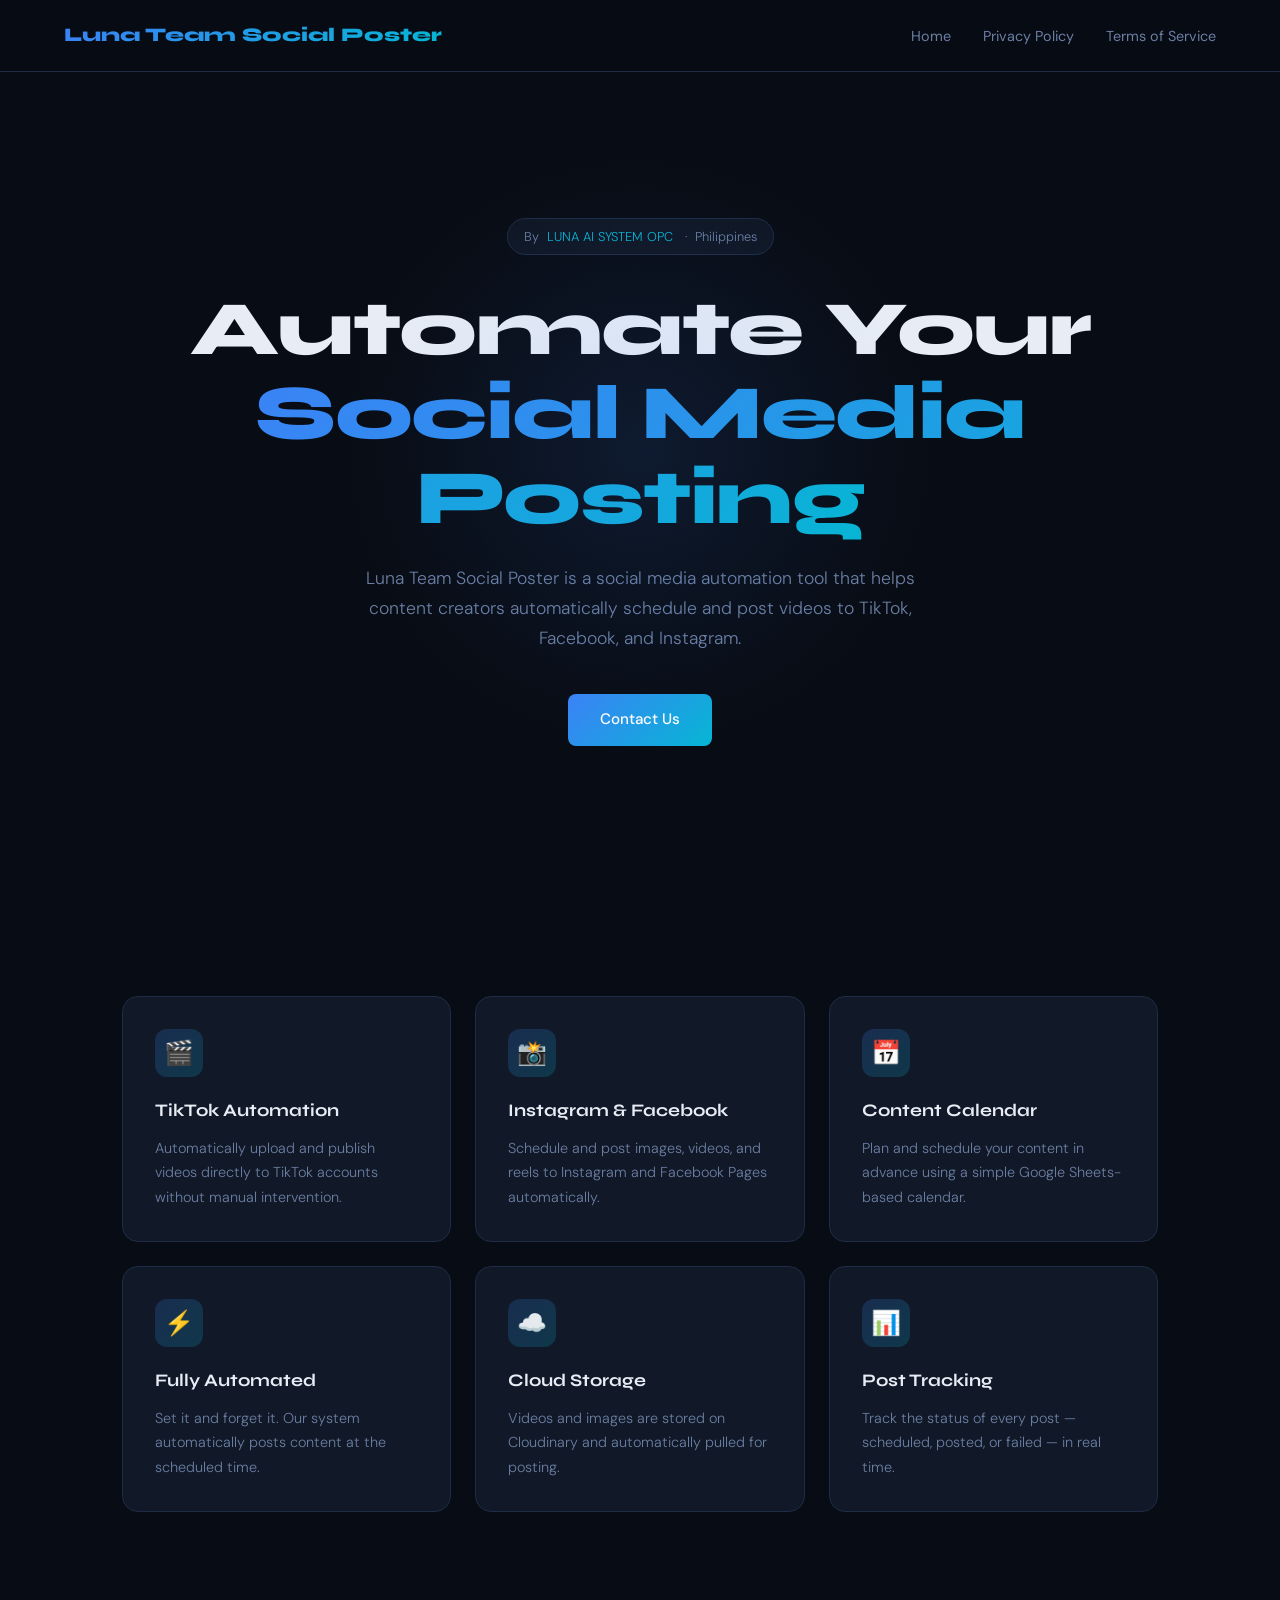
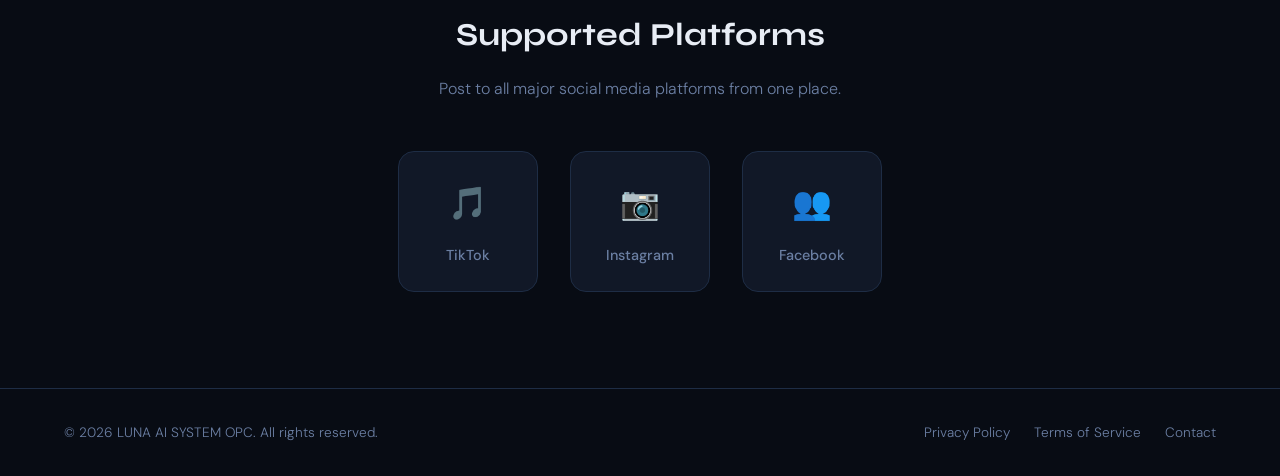
<file: index.html>
<!doctype html>
<html lang="en">
  <head>
    <meta charset="UTF-8" />
    <meta name="viewport" content="width=device-width, initial-scale=1.0" />
    <title>Luna Team Social Poster | LUNA AI SYSTEM OPC</title>
    <link
      href="https://fonts.googleapis.com/css2?family=Syne:wght@400;600;700;800&family=DM+Sans:wght@300;400;500&display=swap"
      rel="stylesheet"
    />
    <style>
      :root {
        --bg: #080c14;
        --surface: #0f1623;
        --border: #1e2d45;
        --accent: #3b82f6;
        --accent2: #06b6d4;
        --text: #e8edf5;
        --muted: #6b7fa3;
        --card: #111827;
      }
      * {
        margin: 0;
        padding: 0;
        box-sizing: border-box;
      }
      html {
        scroll-behavior: smooth;
      }
      body {
        background: var(--bg);
        color: var(--text);
        font-family: "DM Sans", sans-serif;
        font-weight: 300;
        line-height: 1.7;
        overflow-x: hidden;
      }
      nav {
        position: fixed;
        top: 0;
        left: 0;
        right: 0;
        z-index: 100;
        display: flex;
        justify-content: space-between;
        align-items: center;
        padding: 1.2rem 4rem;
        background: rgba(8, 12, 20, 0.85);
        backdrop-filter: blur(12px);
        border-bottom: 1px solid var(--border);
      }
      .logo {
        font-family: "Syne", sans-serif;
        font-weight: 800;
        font-size: 1.2rem;
        background: linear-gradient(135deg, var(--accent), var(--accent2));
        -webkit-background-clip: text;
        -webkit-text-fill-color: transparent;
        text-decoration: none;
      }
      .nav-links {
        display: flex;
        gap: 2rem;
        list-style: none;
      }
      .nav-links a {
        color: var(--muted);
        text-decoration: none;
        font-size: 0.9rem;
        font-weight: 400;
        transition: color 0.2s;
      }
      .nav-links a:hover {
        color: var(--text);
      }
      .hero {
        min-height: 100vh;
        display: flex;
        flex-direction: column;
        align-items: center;
        justify-content: center;
        text-align: center;
        padding: 8rem 2rem 4rem;
        position: relative;
      }
      .hero::before {
        content: "";
        position: absolute;
        width: 600px;
        height: 600px;
        background: radial-gradient(
          circle,
          rgba(59, 130, 246, 0.12) 0%,
          transparent 70%
        );
        top: 50%;
        left: 50%;
        transform: translate(-50%, -50%);
        pointer-events: none;
      }
      .badge {
        display: inline-flex;
        align-items: center;
        gap: 0.5rem;
        padding: 0.4rem 1rem;
        border: 1px solid var(--border);
        border-radius: 999px;
        font-size: 0.8rem;
        color: var(--muted);
        margin-bottom: 2rem;
        background: var(--surface);
      }
      .badge span {
        color: var(--accent2);
      }
      h1 {
        font-family: "Syne", sans-serif;
        font-size: clamp(2.5rem, 6vw, 5rem);
        font-weight: 800;
        line-height: 1.1;
        margin-bottom: 1.5rem;
        letter-spacing: -0.02em;
      }
      h1 .highlight {
        background: linear-gradient(135deg, var(--accent), var(--accent2));
        -webkit-background-clip: text;
        -webkit-text-fill-color: transparent;
      }
      .subtitle {
        font-size: 1.1rem;
        color: var(--muted);
        max-width: 560px;
        margin: 0 auto 2.5rem;
      }
      .btn {
        display: inline-flex;
        align-items: center;
        gap: 0.5rem;
        padding: 0.8rem 2rem;
        background: linear-gradient(135deg, var(--accent), var(--accent2));
        color: white;
        border-radius: 8px;
        text-decoration: none;
        font-weight: 500;
        font-size: 0.95rem;
        transition:
          opacity 0.2s,
          transform 0.2s;
      }
      .btn:hover {
        opacity: 0.85;
        transform: translateY(-1px);
      }
      .features {
        display: grid;
        grid-template-columns: repeat(auto-fit, minmax(280px, 1fr));
        gap: 1.5rem;
        max-width: 1100px;
        margin: 6rem auto 0;
        padding: 0 2rem;
      }
      .feature-card {
        background: var(--card);
        border: 1px solid var(--border);
        border-radius: 16px;
        padding: 2rem;
        transition:
          border-color 0.2s,
          transform 0.2s;
      }
      .feature-card:hover {
        border-color: var(--accent);
        transform: translateY(-4px);
      }
      .feature-icon {
        width: 48px;
        height: 48px;
        border-radius: 12px;
        background: linear-gradient(
          135deg,
          rgba(59, 130, 246, 0.2),
          rgba(6, 182, 212, 0.2)
        );
        display: flex;
        align-items: center;
        justify-content: center;
        font-size: 1.5rem;
        margin-bottom: 1.2rem;
      }
      .feature-card h3 {
        font-family: "Syne", sans-serif;
        font-weight: 700;
        font-size: 1.1rem;
        margin-bottom: 0.6rem;
      }
      .feature-card p {
        color: var(--muted);
        font-size: 0.9rem;
      }
      .platforms {
        max-width: 1100px;
        margin: 6rem auto;
        padding: 0 2rem;
        text-align: center;
      }
      .platforms h2 {
        font-family: "Syne", sans-serif;
        font-size: 2rem;
        font-weight: 700;
        margin-bottom: 0.8rem;
      }
      .platforms p {
        color: var(--muted);
        margin-bottom: 3rem;
      }
      .platform-grid {
        display: flex;
        justify-content: center;
        gap: 2rem;
        flex-wrap: wrap;
      }
      .platform-item {
        display: flex;
        flex-direction: column;
        align-items: center;
        gap: 0.8rem;
        padding: 1.5rem 2rem;
        background: var(--card);
        border: 1px solid var(--border);
        border-radius: 16px;
        min-width: 140px;
        font-size: 0.9rem;
        color: var(--muted);
        font-weight: 500;
      }
      .platform-item .icon {
        font-size: 2rem;
      }
      footer {
        border-top: 1px solid var(--border);
        padding: 2rem 4rem;
        display: flex;
        justify-content: space-between;
        align-items: center;
        color: var(--muted);
        font-size: 0.85rem;
        flex-wrap: wrap;
        gap: 1rem;
      }
      footer a {
        color: var(--muted);
        text-decoration: none;
      }
      footer a:hover {
        color: var(--text);
      }
    </style>
  </head>
  <body>
    <nav>
      <a href="/" class="logo">Luna Team Social Poster</a>
      <ul class="nav-links">
        <li><a href="/">Home</a></li>
        <li><a href="/privacy">Privacy Policy</a></li>
        <li><a href="/terms">Terms of Service</a></li>
      </ul>
    </nav>

    <div class="hero">
      <div class="badge">
        By <span>LUNA AI SYSTEM OPC</span> &nbsp;·&nbsp; Philippines
      </div>
      <h1>
        Automate Your<br /><span class="highlight">Social Media Posting</span>
      </h1>
      <p class="subtitle">
        Luna Team Social Poster is a social media automation tool that helps
        content creators automatically schedule and post videos to TikTok,
        Facebook, and Instagram.
      </p>
      <a href="mailto:jraf2003@gmail.com" class="btn">Contact Us</a>
    </div>

    <div class="features">
      <div class="feature-card">
        <div class="feature-icon">🎬</div>
        <h3>TikTok Automation</h3>
        <p>
          Automatically upload and publish videos directly to TikTok accounts
          without manual intervention.
        </p>
      </div>
      <div class="feature-card">
        <div class="feature-icon">📸</div>
        <h3>Instagram & Facebook</h3>
        <p>
          Schedule and post images, videos, and reels to Instagram and Facebook
          Pages automatically.
        </p>
      </div>
      <div class="feature-card">
        <div class="feature-icon">📅</div>
        <h3>Content Calendar</h3>
        <p>
          Plan and schedule your content in advance using a simple Google
          Sheets-based calendar.
        </p>
      </div>
      <div class="feature-card">
        <div class="feature-icon">⚡</div>
        <h3>Fully Automated</h3>
        <p>
          Set it and forget it. Our system automatically posts content at the
          scheduled time.
        </p>
      </div>
      <div class="feature-card">
        <div class="feature-icon">☁️</div>
        <h3>Cloud Storage</h3>
        <p>
          Videos and images are stored on Cloudinary and automatically pulled
          for posting.
        </p>
      </div>
      <div class="feature-card">
        <div class="feature-icon">📊</div>
        <h3>Post Tracking</h3>
        <p>
          Track the status of every post — scheduled, posted, or failed — in
          real time.
        </p>
      </div>
    </div>

    <div class="platforms">
      <h2>Supported Platforms</h2>
      <p>Post to all major social media platforms from one place.</p>
      <div class="platform-grid">
        <div class="platform-item"><span class="icon">🎵</span> TikTok</div>
        <div class="platform-item"><span class="icon">📷</span> Instagram</div>
        <div class="platform-item"><span class="icon">👥</span> Facebook</div>
      </div>
    </div>

    <footer>
      <span>© 2026 LUNA AI SYSTEM OPC. All rights reserved.</span>
      <div style="display: flex; gap: 1.5rem">
        <a href="/privacy">Privacy Policy</a>
        <a href="/terms">Terms of Service</a>
        <a href="mailto:jraf2003@gmail.com">Contact</a>
      </div>
    </footer>
  </body>
</html>
</file>
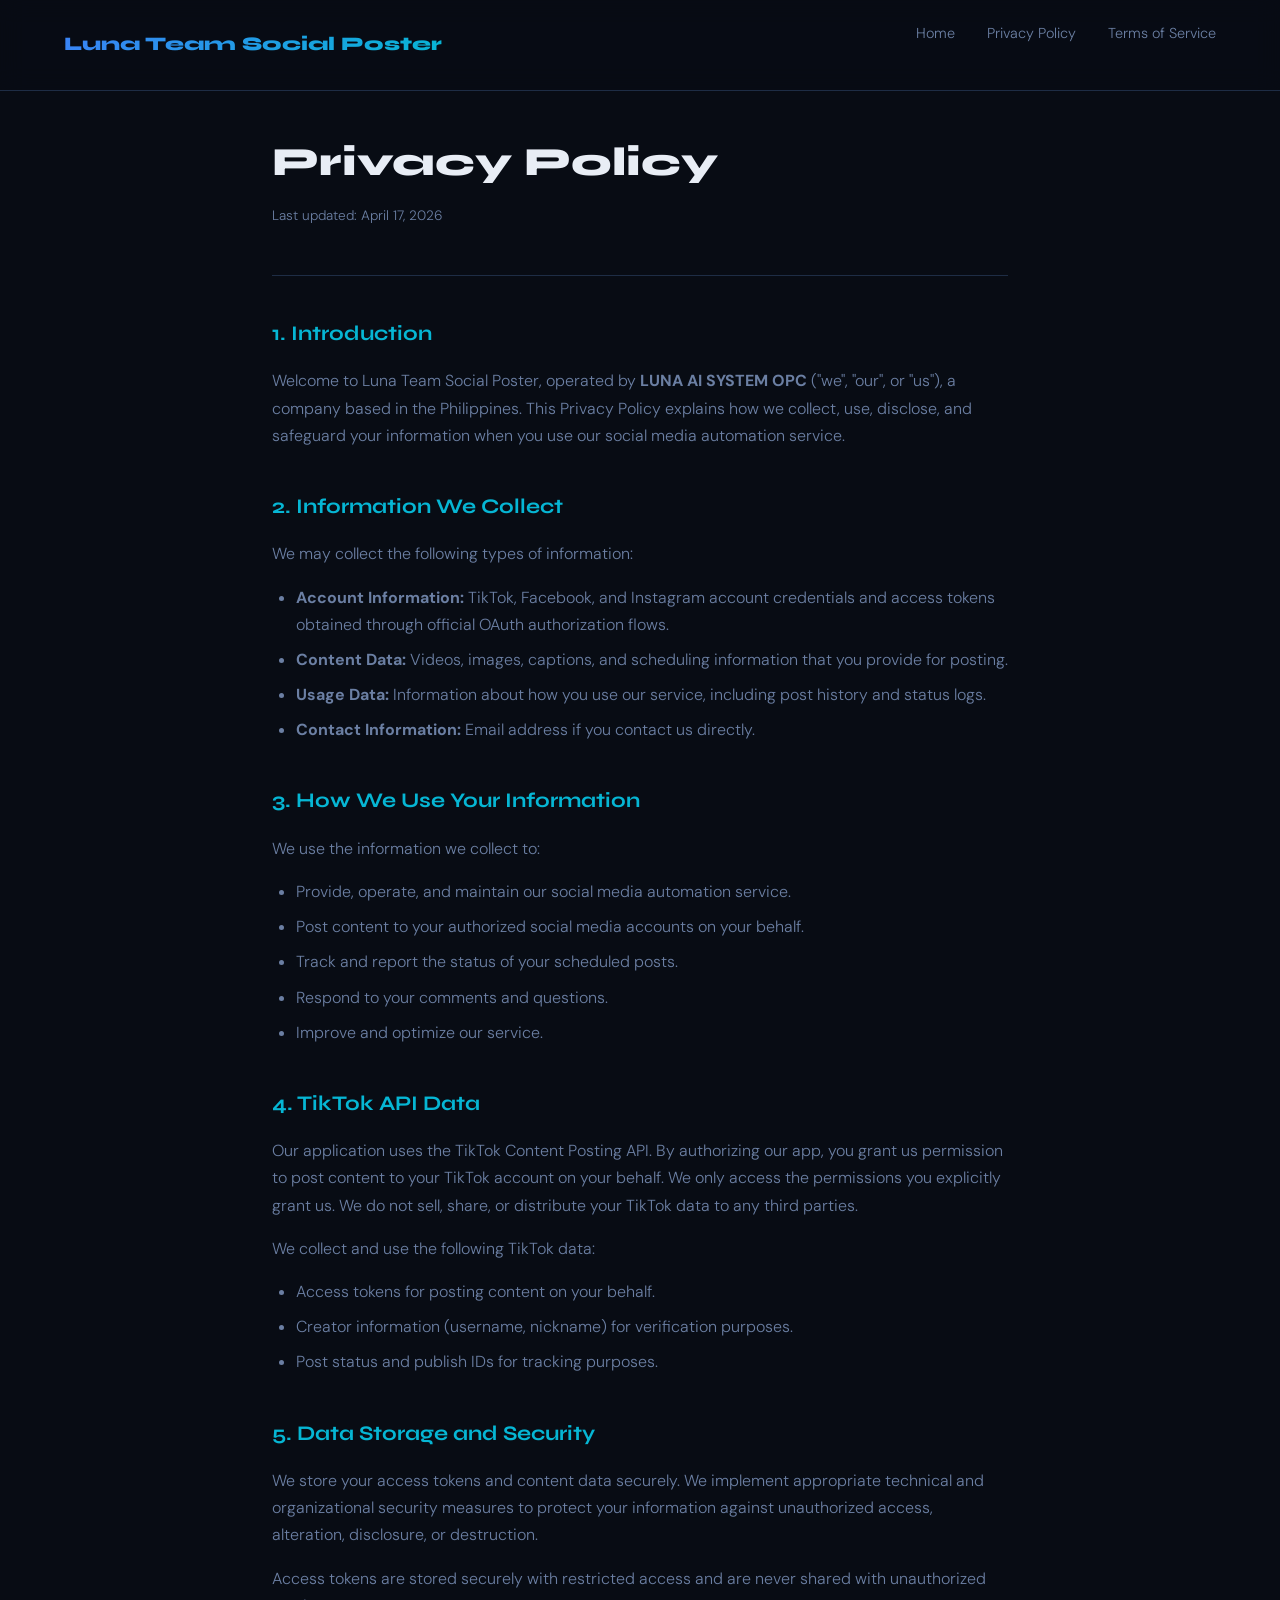
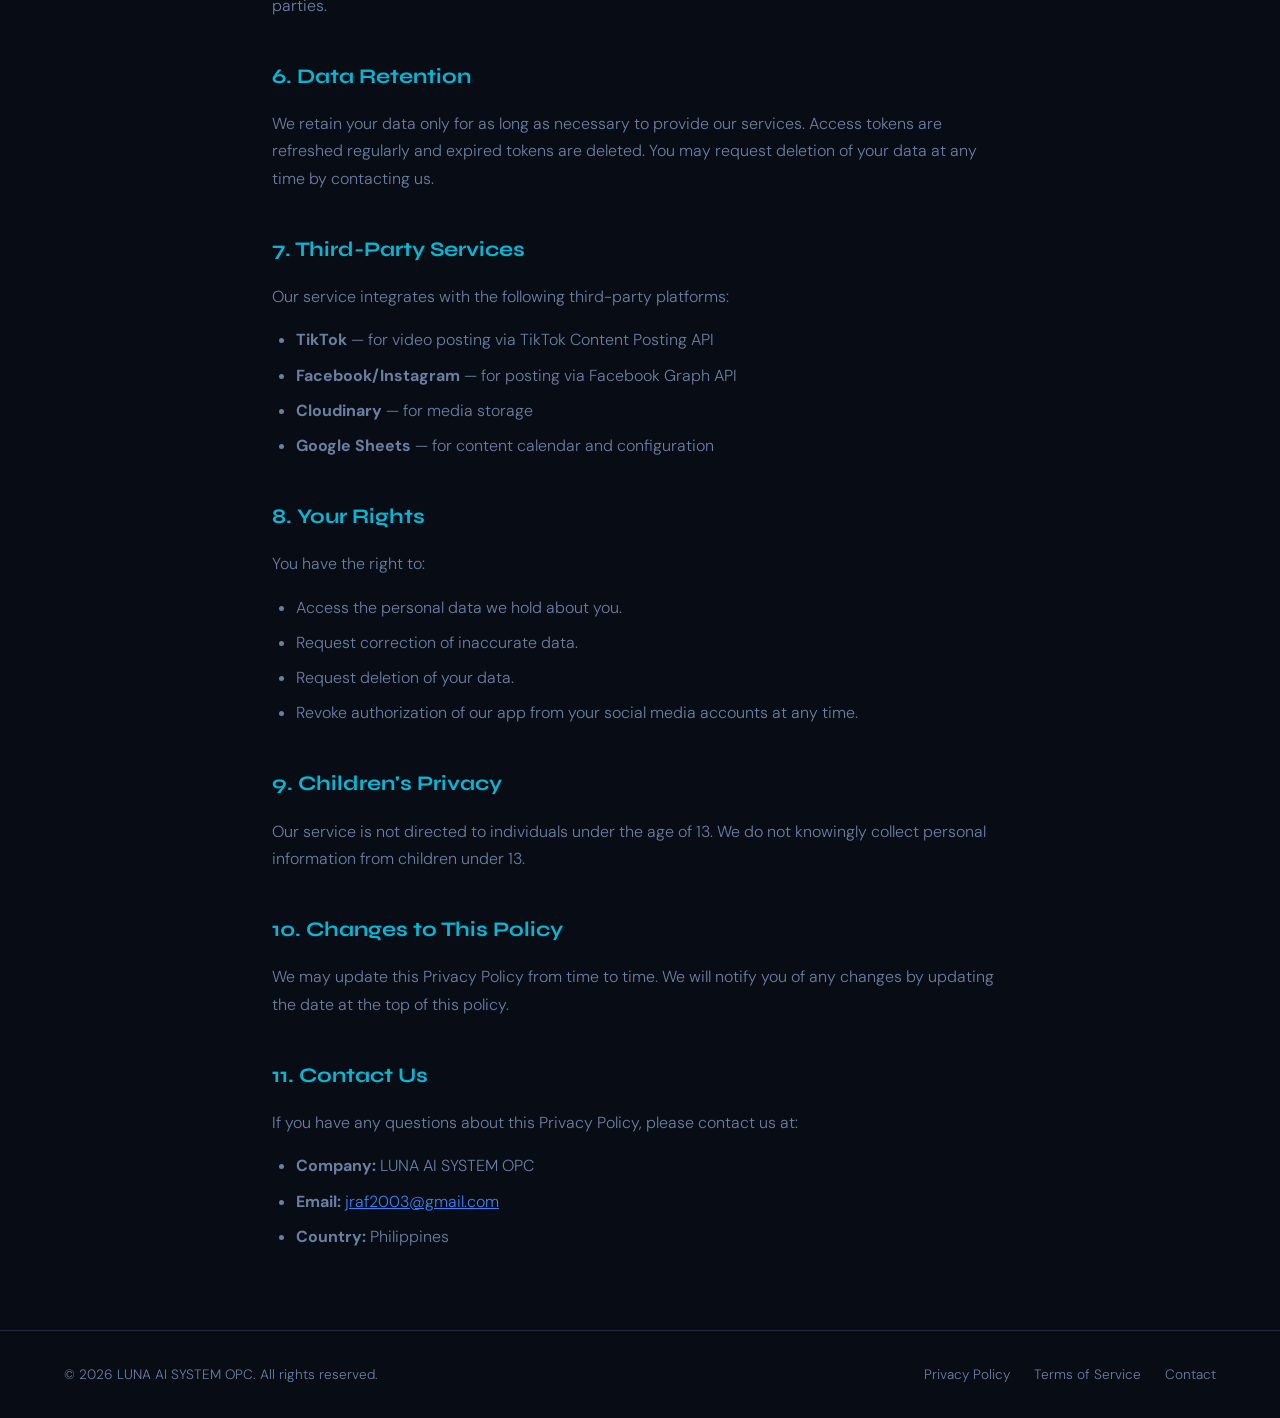
<file: privacy.html>
<!doctype html>
<html lang="en">
  <head>
    <meta charset="UTF-8" />
    <meta name="viewport" content="width=device-width, initial-scale=1.0" />
    <title>Privacy Policy | Luna Team Social Poster</title>
    <link
      href="https://fonts.googleapis.com/css2?family=Syne:wght@400;600;700;800&family=DM+Sans:wght@300;400;500&display=swap"
      rel="stylesheet"
    />
    <style>
      :root {
        --bg: #080c14;
        --surface: #0f1623;
        --border: #1e2d45;
        --accent: #3b82f6;
        --accent2: #06b6d4;
        --text: #e8edf5;
        --muted: #6b7fa3;
        --card: #111827;
      }
      * {
        margin: 0;
        padding: 0;
        box-sizing: border-box;
      }
      body {
        background: var(--bg);
        color: var(--text);
        font-family: "DM Sans", sans-serif;
        font-weight: 300;
        line-height: 1.7;
      }
      nav {
        position: fixed;
        top: 0;
        left: 0;
        right: 0;
        z-index: 100;
        display: flex;
        justify-content: space-between;
        align-items: center;
        padding: 1.2rem 4rem;
        background: rgba(8, 12, 20, 0.85);
        backdrop-filter: blur(12px);
        border-bottom: 1px solid var(--border);
      }
      .logo {
        font-family: "Syne", sans-serif;
        font-weight: 800;
        font-size: 1.2rem;
        background: linear-gradient(135deg, var(--accent), var(--accent2));
        -webkit-background-clip: text;
        -webkit-text-fill-color: transparent;
        text-decoration: none;
      }
      .nav-links {
        display: flex;
        gap: 2rem;
        list-style: none;
      }
      .nav-links a {
        color: var(--muted);
        text-decoration: none;
        font-size: 0.9rem;
        transition: color 0.2s;
      }
      .nav-links a:hover {
        color: var(--text);
      }
      .doc-page {
        max-width: 800px;
        margin: 0 auto;
        padding: 8rem 2rem 4rem;
      }
      h1 {
        font-family: "Syne", sans-serif;
        font-size: 2.5rem;
        font-weight: 800;
        margin-bottom: 0.5rem;
      }
      .last-updated {
        color: var(--muted);
        font-size: 0.85rem;
        margin-bottom: 3rem;
        display: block;
      }
      hr {
        border: none;
        border-top: 1px solid var(--border);
        margin: 2rem 0;
      }
      h2 {
        font-family: "Syne", sans-serif;
        font-size: 1.3rem;
        font-weight: 700;
        margin: 2.5rem 0 1rem;
        color: var(--accent2);
      }
      p {
        color: var(--muted);
        margin-bottom: 1rem;
      }
      ul {
        color: var(--muted);
        padding-left: 1.5rem;
        margin-bottom: 1rem;
      }
      ul li {
        margin-bottom: 0.5rem;
      }
      a {
        color: var(--accent);
      }
      footer {
        border-top: 1px solid var(--border);
        padding: 2rem 4rem;
        display: flex;
        justify-content: space-between;
        align-items: center;
        color: var(--muted);
        font-size: 0.85rem;
        flex-wrap: wrap;
        gap: 1rem;
      }
      footer a {
        color: var(--muted);
        text-decoration: none;
      }
      footer a:hover {
        color: var(--text);
      }
    </style>
  </head>
  <body>
    <nav>
      <a href="/" class="logo">Luna Team Social Poster</a>
      <ul class="nav-links">
        <li><a href="/">Home</a></li>
        <li><a href="/privacy">Privacy Policy</a></li>
        <li><a href="/terms">Terms of Service</a></li>
      </ul>
    </nav>

    <div class="doc-page">
      <h1>Privacy Policy</h1>
      <span class="last-updated">Last updated: April 17, 2026</span>
      <hr />

      <h2>1. Introduction</h2>
      <p>
        Welcome to Luna Team Social Poster, operated by
        <strong>LUNA AI SYSTEM OPC</strong> ("we", "our", or "us"), a company
        based in the Philippines. This Privacy Policy explains how we collect,
        use, disclose, and safeguard your information when you use our social
        media automation service.
      </p>

      <h2>2. Information We Collect</h2>
      <p>We may collect the following types of information:</p>
      <ul>
        <li>
          <strong>Account Information:</strong> TikTok, Facebook, and Instagram
          account credentials and access tokens obtained through official OAuth
          authorization flows.
        </li>
        <li>
          <strong>Content Data:</strong> Videos, images, captions, and
          scheduling information that you provide for posting.
        </li>
        <li>
          <strong>Usage Data:</strong> Information about how you use our
          service, including post history and status logs.
        </li>
        <li>
          <strong>Contact Information:</strong> Email address if you contact us
          directly.
        </li>
      </ul>

      <h2>3. How We Use Your Information</h2>
      <p>We use the information we collect to:</p>
      <ul>
        <li>
          Provide, operate, and maintain our social media automation service.
        </li>
        <li>
          Post content to your authorized social media accounts on your behalf.
        </li>
        <li>Track and report the status of your scheduled posts.</li>
        <li>Respond to your comments and questions.</li>
        <li>Improve and optimize our service.</li>
      </ul>

      <h2>4. TikTok API Data</h2>
      <p>
        Our application uses the TikTok Content Posting API. By authorizing our
        app, you grant us permission to post content to your TikTok account on
        your behalf. We only access the permissions you explicitly grant us. We
        do not sell, share, or distribute your TikTok data to any third parties.
      </p>
      <p>We collect and use the following TikTok data:</p>
      <ul>
        <li>Access tokens for posting content on your behalf.</li>
        <li>
          Creator information (username, nickname) for verification purposes.
        </li>
        <li>Post status and publish IDs for tracking purposes.</li>
      </ul>

      <h2>5. Data Storage and Security</h2>
      <p>
        We store your access tokens and content data securely. We implement
        appropriate technical and organizational security measures to protect
        your information against unauthorized access, alteration, disclosure, or
        destruction.
      </p>
      <p>
        Access tokens are stored securely with restricted access and are never
        shared with unauthorized parties.
      </p>

      <h2>6. Data Retention</h2>
      <p>
        We retain your data only for as long as necessary to provide our
        services. Access tokens are refreshed regularly and expired tokens are
        deleted. You may request deletion of your data at any time by contacting
        us.
      </p>

      <h2>7. Third-Party Services</h2>
      <p>Our service integrates with the following third-party platforms:</p>
      <ul>
        <li>
          <strong>TikTok</strong> — for video posting via TikTok Content Posting
          API
        </li>
        <li>
          <strong>Facebook/Instagram</strong> — for posting via Facebook Graph
          API
        </li>
        <li><strong>Cloudinary</strong> — for media storage</li>
        <li>
          <strong>Google Sheets</strong> — for content calendar and
          configuration
        </li>
      </ul>

      <h2>8. Your Rights</h2>
      <p>You have the right to:</p>
      <ul>
        <li>Access the personal data we hold about you.</li>
        <li>Request correction of inaccurate data.</li>
        <li>Request deletion of your data.</li>
        <li>
          Revoke authorization of our app from your social media accounts at any
          time.
        </li>
      </ul>

      <h2>9. Children's Privacy</h2>
      <p>
        Our service is not directed to individuals under the age of 13. We do
        not knowingly collect personal information from children under 13.
      </p>

      <h2>10. Changes to This Policy</h2>
      <p>
        We may update this Privacy Policy from time to time. We will notify you
        of any changes by updating the date at the top of this policy.
      </p>

      <h2>11. Contact Us</h2>
      <p>
        If you have any questions about this Privacy Policy, please contact us
        at:
      </p>
      <ul>
        <li><strong>Company:</strong> LUNA AI SYSTEM OPC</li>
        <li>
          <strong>Email:</strong>
          <a href="mailto:jraf2003@gmail.com">jraf2003@gmail.com</a>
        </li>
        <li><strong>Country:</strong> Philippines</li>
      </ul>
    </div>

    <footer>
      <span>© 2026 LUNA AI SYSTEM OPC. All rights reserved.</span>
      <div style="display: flex; gap: 1.5rem">
        <a href="/privacy">Privacy Policy</a>
        <a href="/terms">Terms of Service</a>
        <a href="mailto:jraf2003@gmail.com">Contact</a>
      </div>
    </footer>
  </body>
</html>
</file>
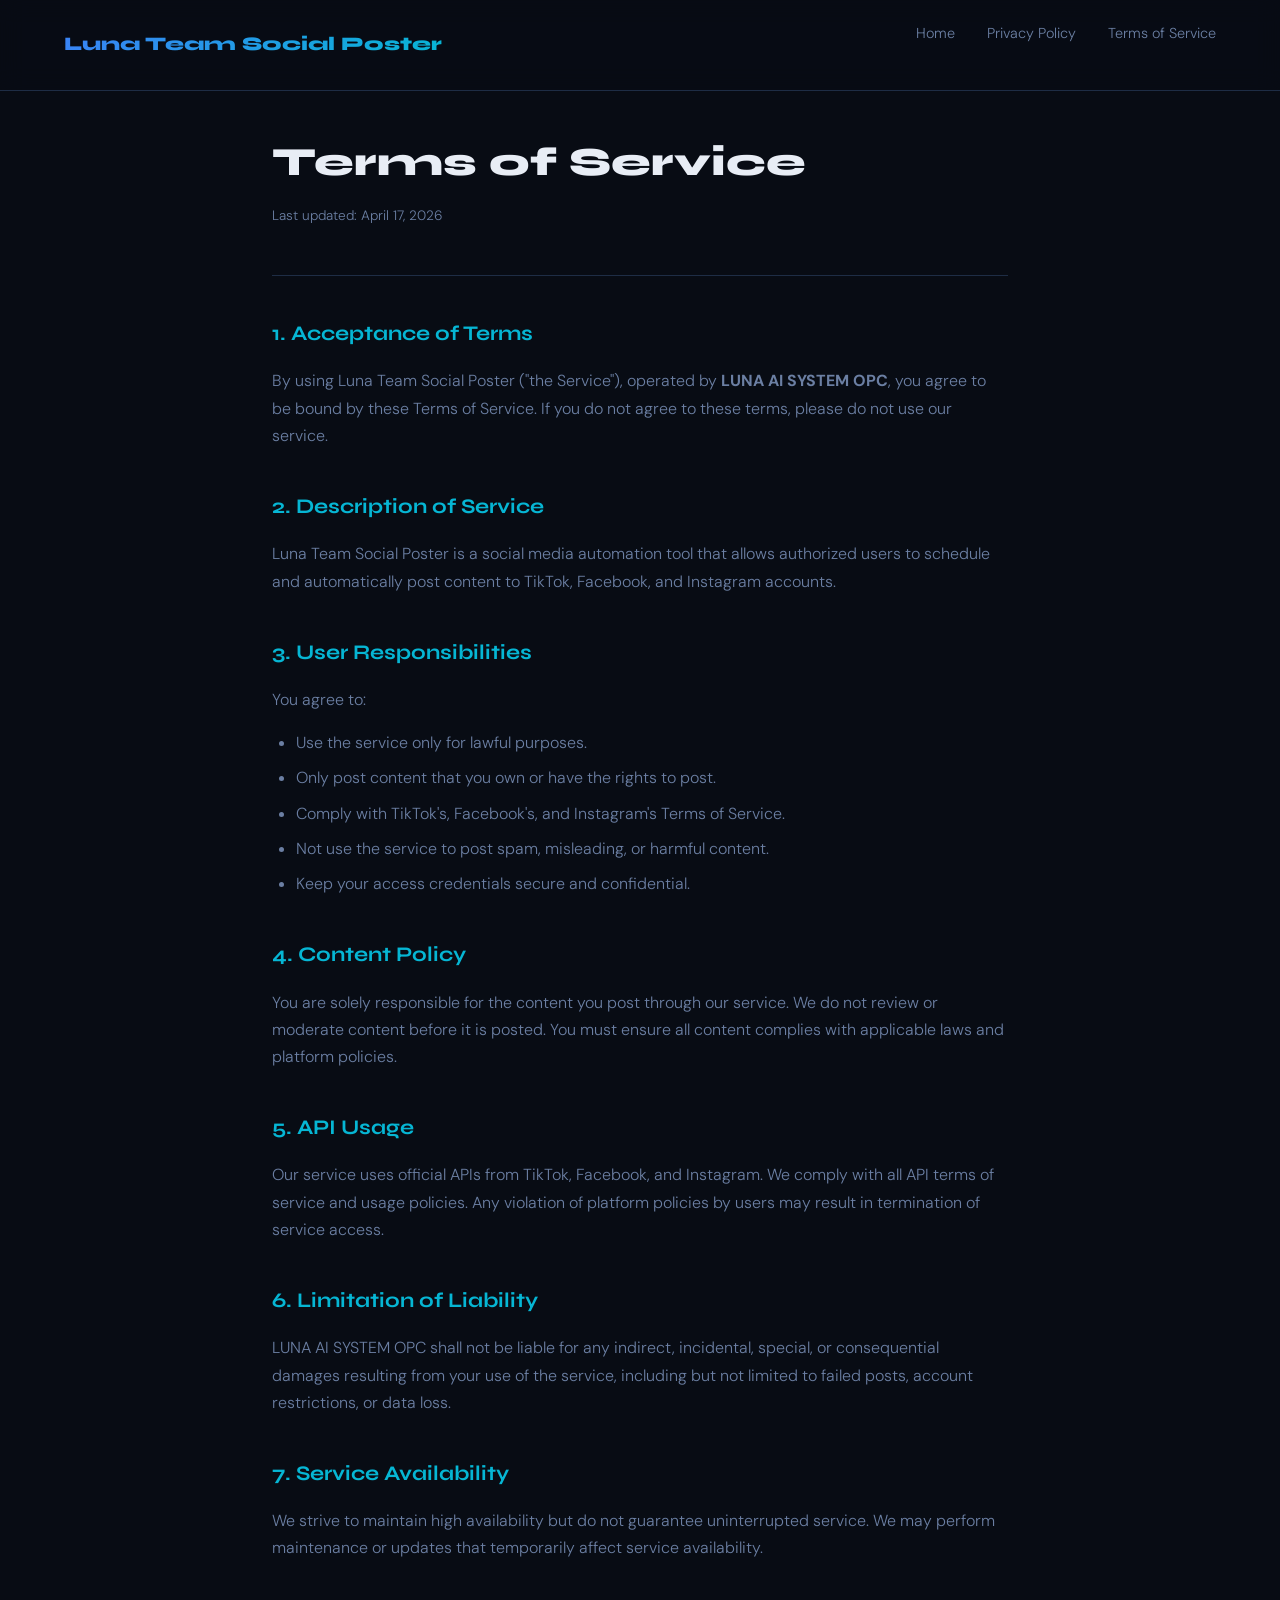
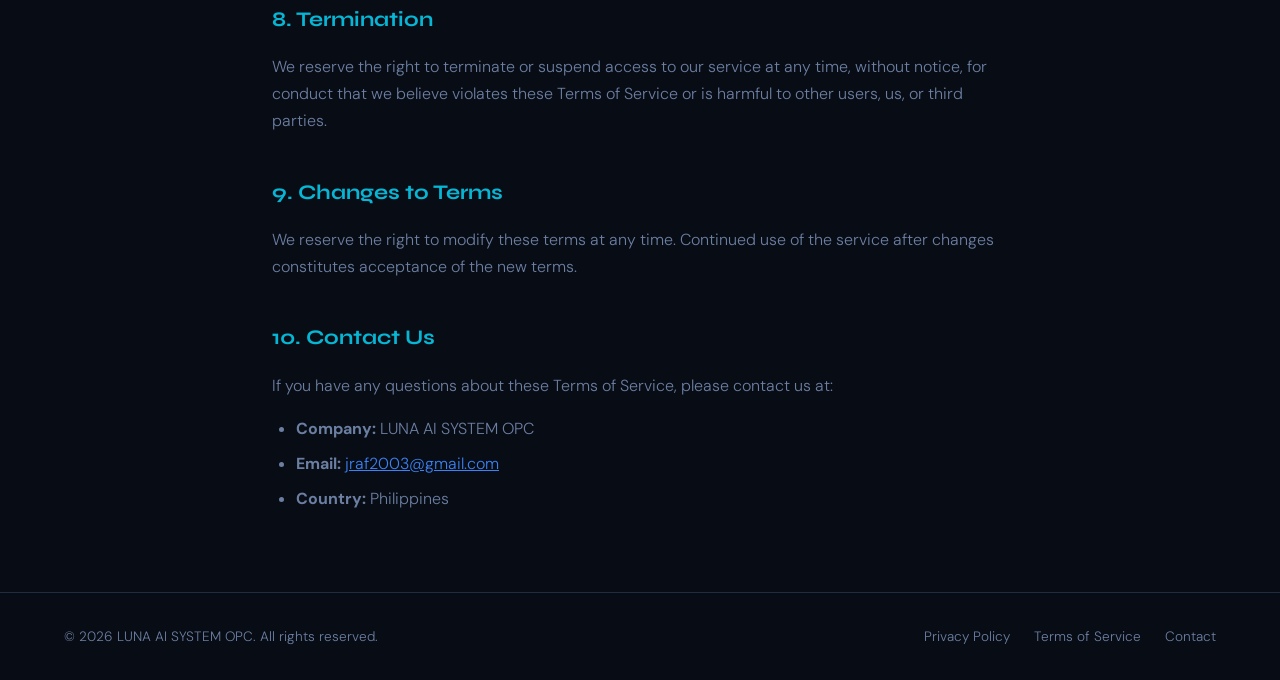
<file: terms.html>
<!doctype html>
<html lang="en">
  <head>
    <meta charset="UTF-8" />
    <meta name="viewport" content="width=device-width, initial-scale=1.0" />
    <title>Terms of Service | Luna Team Social Poster</title>
    <link
      href="https://fonts.googleapis.com/css2?family=Syne:wght@400;600;700;800&family=DM+Sans:wght@300;400;500&display=swap"
      rel="stylesheet"
    />
    <style>
      :root {
        --bg: #080c14;
        --surface: #0f1623;
        --border: #1e2d45;
        --accent: #3b82f6;
        --accent2: #06b6d4;
        --text: #e8edf5;
        --muted: #6b7fa3;
        --card: #111827;
      }
      * {
        margin: 0;
        padding: 0;
        box-sizing: border-box;
      }
      body {
        background: var(--bg);
        color: var(--text);
        font-family: "DM Sans", sans-serif;
        font-weight: 300;
        line-height: 1.7;
      }
      nav {
        position: fixed;
        top: 0;
        left: 0;
        right: 0;
        z-index: 100;
        display: flex;
        justify-content: space-between;
        align-items: center;
        padding: 1.2rem 4rem;
        background: rgba(8, 12, 20, 0.85);
        backdrop-filter: blur(12px);
        border-bottom: 1px solid var(--border);
      }
      .logo {
        font-family: "Syne", sans-serif;
        font-weight: 800;
        font-size: 1.2rem;
        background: linear-gradient(135deg, var(--accent), var(--accent2));
        -webkit-background-clip: text;
        -webkit-text-fill-color: transparent;
        text-decoration: none;
      }
      .nav-links {
        display: flex;
        gap: 2rem;
        list-style: none;
      }
      .nav-links a {
        color: var(--muted);
        text-decoration: none;
        font-size: 0.9rem;
        transition: color 0.2s;
      }
      .nav-links a:hover {
        color: var(--text);
      }
      .doc-page {
        max-width: 800px;
        margin: 0 auto;
        padding: 8rem 2rem 4rem;
      }
      h1 {
        font-family: "Syne", sans-serif;
        font-size: 2.5rem;
        font-weight: 800;
        margin-bottom: 0.5rem;
      }
      .last-updated {
        color: var(--muted);
        font-size: 0.85rem;
        margin-bottom: 3rem;
        display: block;
      }
      hr {
        border: none;
        border-top: 1px solid var(--border);
        margin: 2rem 0;
      }
      h2 {
        font-family: "Syne", sans-serif;
        font-size: 1.3rem;
        font-weight: 700;
        margin: 2.5rem 0 1rem;
        color: var(--accent2);
      }
      p {
        color: var(--muted);
        margin-bottom: 1rem;
      }
      ul {
        color: var(--muted);
        padding-left: 1.5rem;
        margin-bottom: 1rem;
      }
      ul li {
        margin-bottom: 0.5rem;
      }
      a {
        color: var(--accent);
      }
      footer {
        border-top: 1px solid var(--border);
        padding: 2rem 4rem;
        display: flex;
        justify-content: space-between;
        align-items: center;
        color: var(--muted);
        font-size: 0.85rem;
        flex-wrap: wrap;
        gap: 1rem;
      }
      footer a {
        color: var(--muted);
        text-decoration: none;
      }
      footer a:hover {
        color: var(--text);
      }
    </style>
  </head>
  <body>
    <nav>
      <a href="/" class="logo">Luna Team Social Poster</a>
      <ul class="nav-links">
        <li><a href="/">Home</a></li>
        <li><a href="/privacy">Privacy Policy</a></li>
        <li><a href="/terms">Terms of Service</a></li>
      </ul>
    </nav>

    <div class="doc-page">
      <h1>Terms of Service</h1>
      <span class="last-updated">Last updated: April 17, 2026</span>
      <hr />

      <h2>1. Acceptance of Terms</h2>
      <p>
        By using Luna Team Social Poster ("the Service"), operated by
        <strong>LUNA AI SYSTEM OPC</strong>, you agree to be bound by these
        Terms of Service. If you do not agree to these terms, please do not use
        our service.
      </p>

      <h2>2. Description of Service</h2>
      <p>
        Luna Team Social Poster is a social media automation tool that allows
        authorized users to schedule and automatically post content to TikTok,
        Facebook, and Instagram accounts.
      </p>

      <h2>3. User Responsibilities</h2>
      <p>You agree to:</p>
      <ul>
        <li>Use the service only for lawful purposes.</li>
        <li>Only post content that you own or have the rights to post.</li>
        <li>
          Comply with TikTok's, Facebook's, and Instagram's Terms of Service.
        </li>
        <li>
          Not use the service to post spam, misleading, or harmful content.
        </li>
        <li>Keep your access credentials secure and confidential.</li>
      </ul>

      <h2>4. Content Policy</h2>
      <p>
        You are solely responsible for the content you post through our service.
        We do not review or moderate content before it is posted. You must
        ensure all content complies with applicable laws and platform policies.
      </p>

      <h2>5. API Usage</h2>
      <p>
        Our service uses official APIs from TikTok, Facebook, and Instagram. We
        comply with all API terms of service and usage policies. Any violation
        of platform policies by users may result in termination of service
        access.
      </p>

      <h2>6. Limitation of Liability</h2>
      <p>
        LUNA AI SYSTEM OPC shall not be liable for any indirect, incidental,
        special, or consequential damages resulting from your use of the
        service, including but not limited to failed posts, account
        restrictions, or data loss.
      </p>

      <h2>7. Service Availability</h2>
      <p>
        We strive to maintain high availability but do not guarantee
        uninterrupted service. We may perform maintenance or updates that
        temporarily affect service availability.
      </p>

      <h2>8. Termination</h2>
      <p>
        We reserve the right to terminate or suspend access to our service at
        any time, without notice, for conduct that we believe violates these
        Terms of Service or is harmful to other users, us, or third parties.
      </p>

      <h2>9. Changes to Terms</h2>
      <p>
        We reserve the right to modify these terms at any time. Continued use of
        the service after changes constitutes acceptance of the new terms.
      </p>

      <h2>10. Contact Us</h2>
      <p>
        If you have any questions about these Terms of Service, please contact
        us at:
      </p>
      <ul>
        <li><strong>Company:</strong> LUNA AI SYSTEM OPC</li>
        <li>
          <strong>Email:</strong>
          <a href="mailto:jraf2003@gmail.com">jraf2003@gmail.com</a>
        </li>
        <li><strong>Country:</strong> Philippines</li>
      </ul>
    </div>

    <footer>
      <span>© 2026 LUNA AI SYSTEM OPC. All rights reserved.</span>
      <div style="display: flex; gap: 1.5rem">
        <a href="/privacy">Privacy Policy</a>
        <a href="/terms">Terms of Service</a>
        <a href="mailto:jraf2003@gmail.com">Contact</a>
      </div>
    </footer>
  </body>
</html>
</file>
